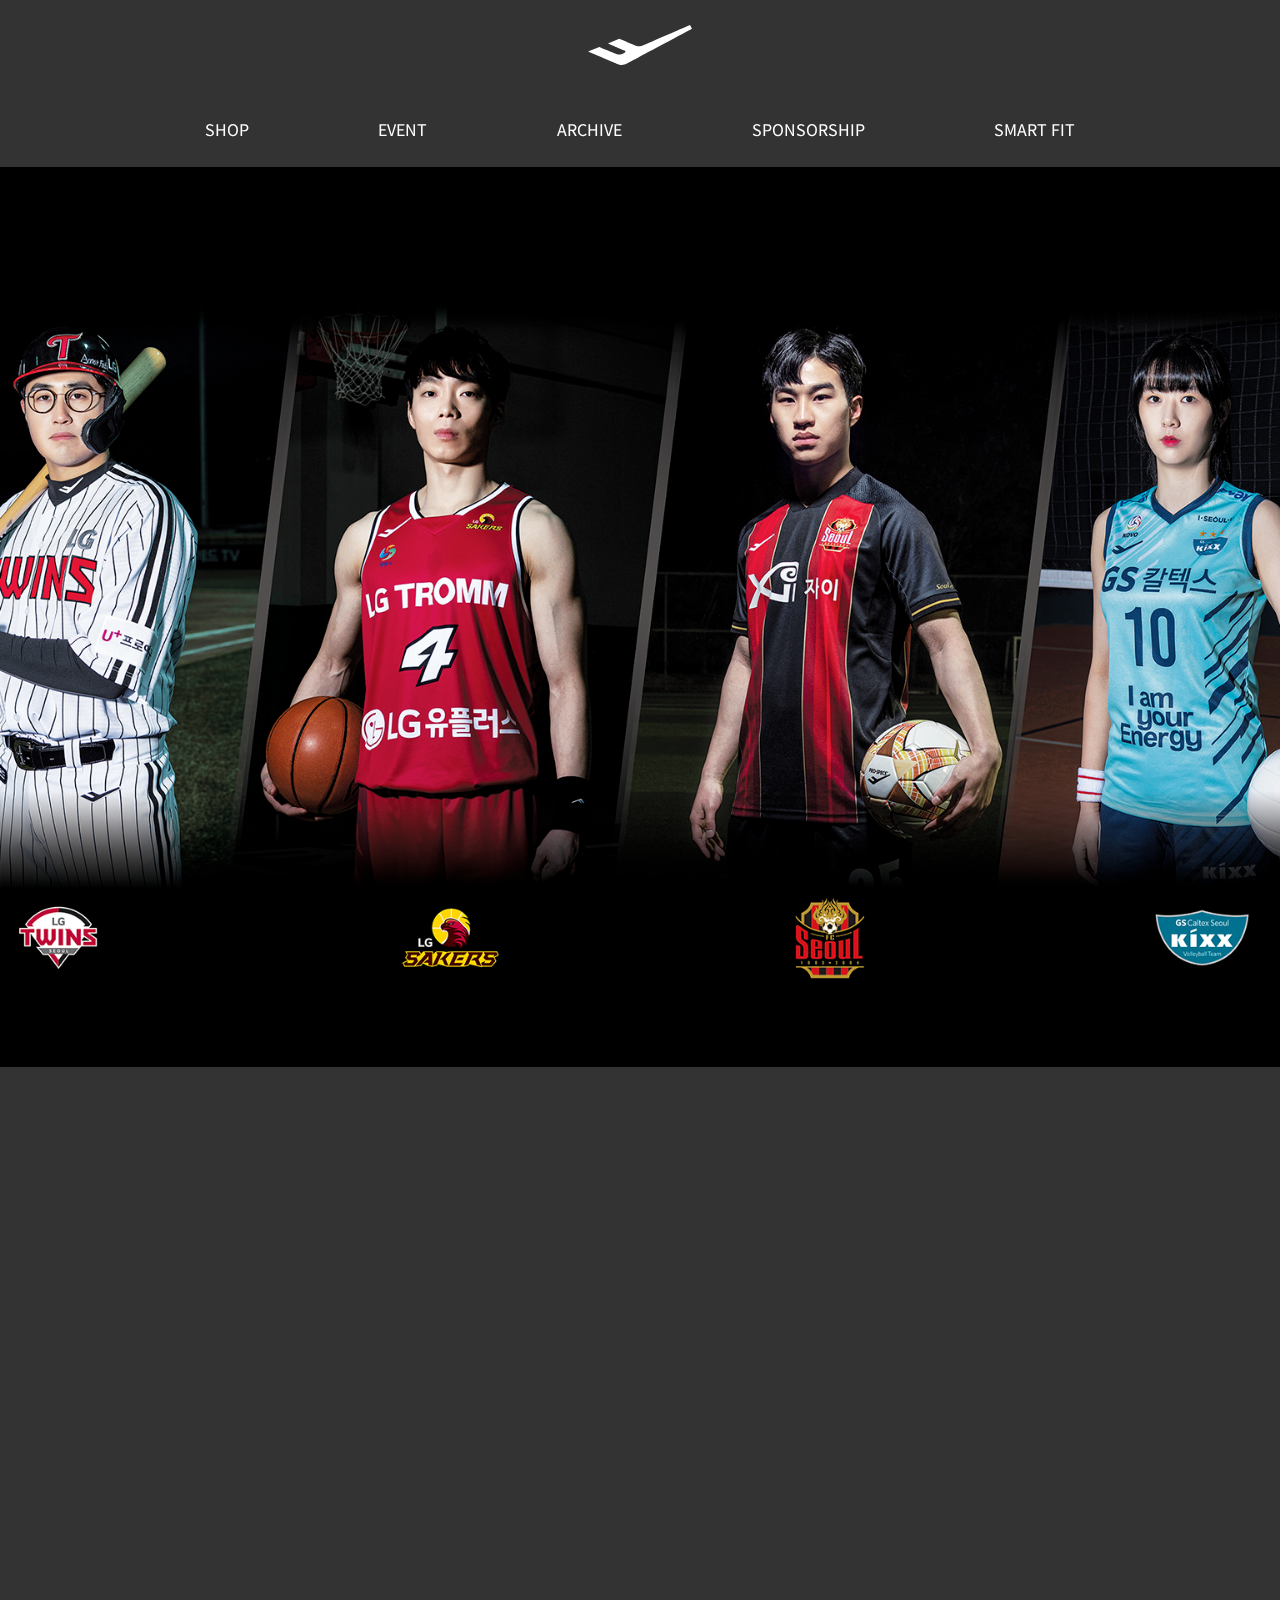
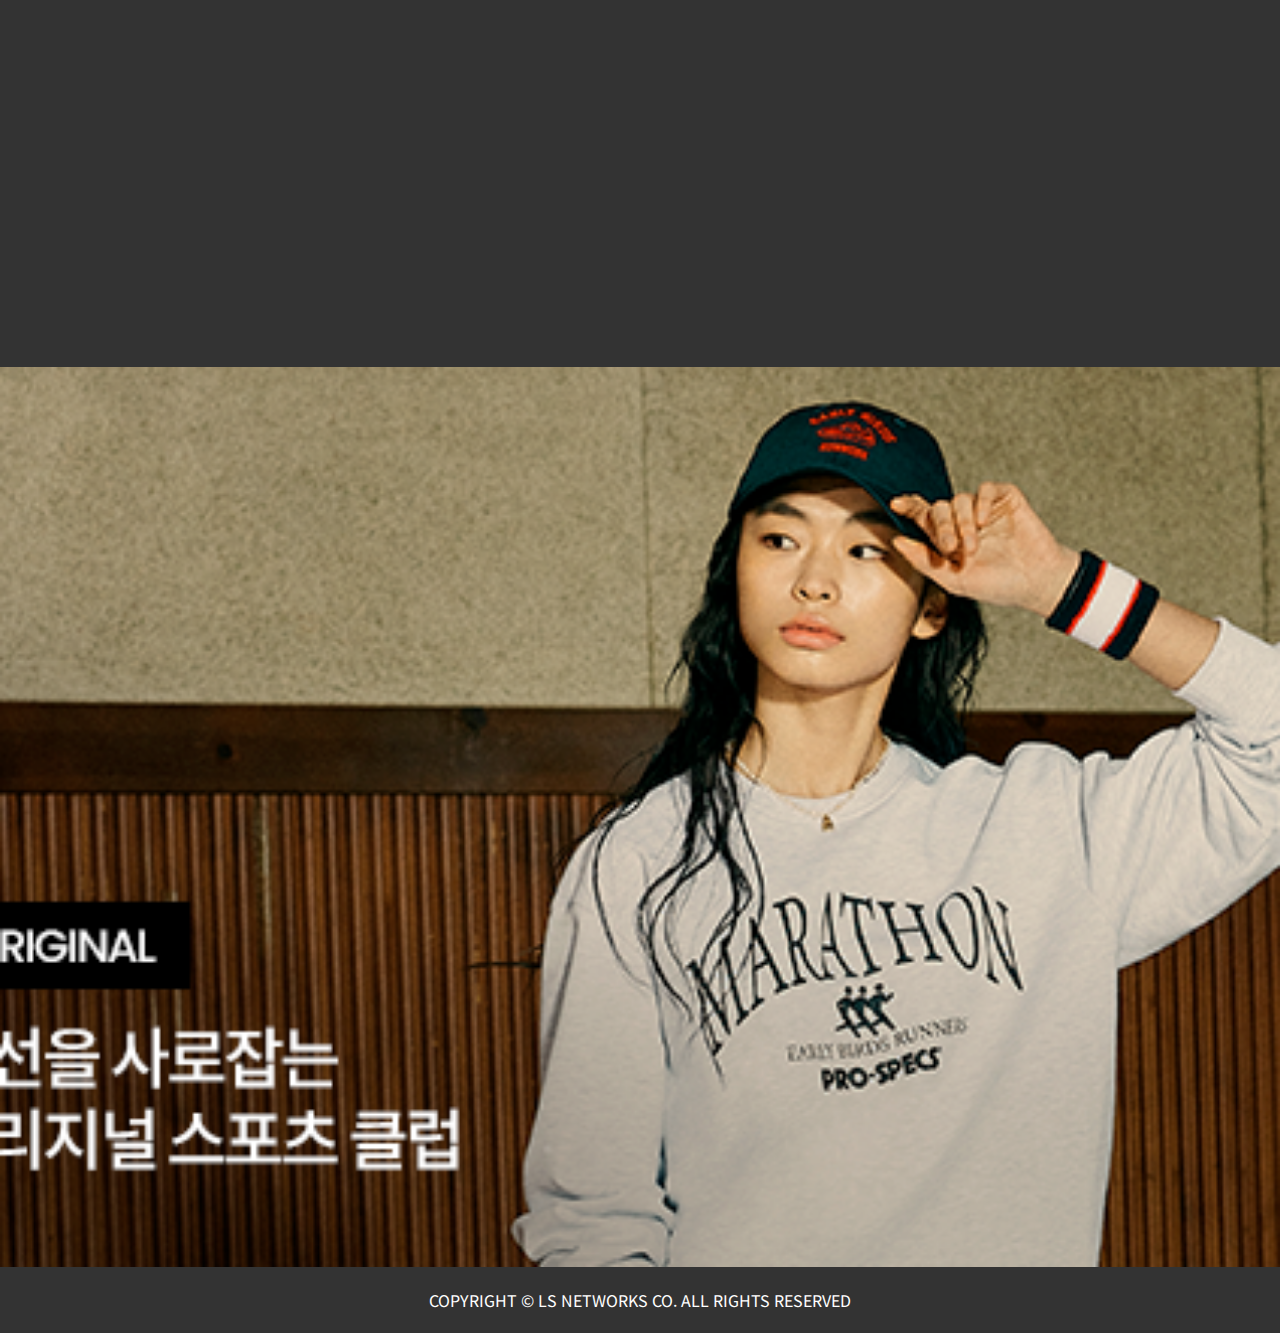
<file: 1-0-pro/index.html>
<!DOCTYPE html>
<html lang="ko">
<head>
    <meta charset="UTF-8">
    <meta http-equiv="X-UA-Compatible" content="IE=edge">
    <meta name="viewport" content="width=device-width, initial-scale=1.0">
    <title>프로스펙스</title>
    <link rel="stylesheet" href="reset.css">
    <style>
        body, html {background-color:#333;}
        header,main,footer {min-width:1000px;}
        header {
            text-align:center; padding:25px 0;
        }
        nav {
            width:1000px; margin:0 auto; 
            display:flex; justify-content:space-around; 
            position:sticky;
            top:0;
        }
        nav a {
            padding:30px 20px; color:#fff;
        }
        main {}
        main section {
            height:100vh;
            background-size:cover;
            background-position:center;
        }
        main section:nth-child(1) {background-image:url(images/optimize1.png);}
        main section:nth-child(2) {
            background-image:url(images/optimize2.png);
            background-attachment: fixed;
        }
        main section:nth-child(3) {background-image:url(images/optimize3.png);}
        footer {color:#fff; text-align:center; padding:25px 0;}
    </style>
</head>
<body>
    <header>
        <h1><img src="images/logo.svg" alt="프로스펙스"></h1>
    </header>
    <nav>
        <a href="#">SHOP</a>
        <a href="#">EVENT</a>
        <a href="#">ARCHIVE</a>
        <a href="#">SPONSORSHIP</a>
        <a href="#">SMART FIT</a>
    </nav>
    <main>
        <section></section>
        <section></section>
        <section></section>
    </main>
    <footer>COPYRIGHT &copy; LS NETWORKS CO. ALL RIGHTS RESERVED
    </footer>
</body>
</html>
</file>
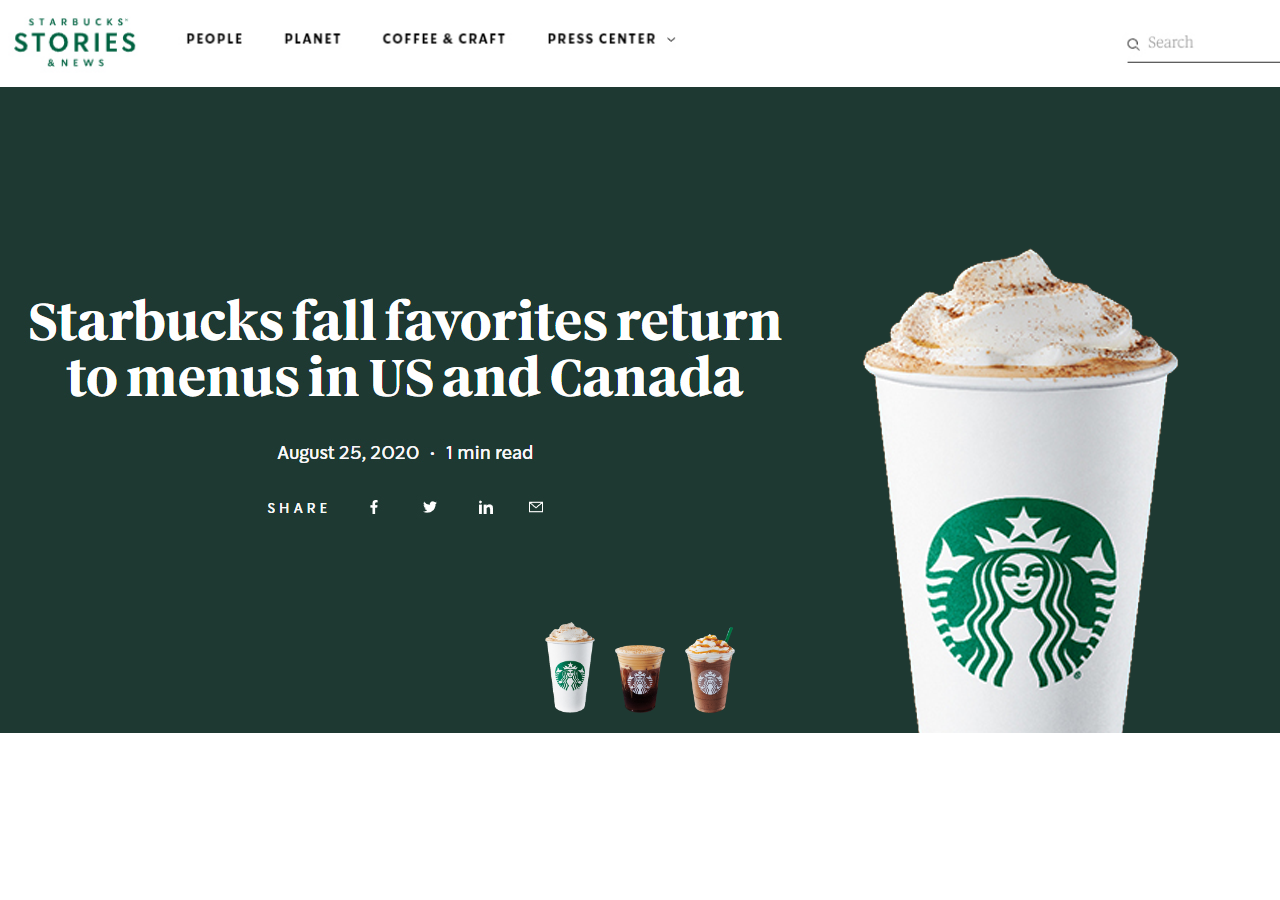
<file: 1-1-star/index.html>
<!DOCTYPE html>
<html lang="ko">
<head>
    <meta charset="UTF-8">
    <meta http-equiv="X-UA-Compatible" content="IE=edge">
    <meta name="viewport" content="width=device-width, initial-scale=1.0">
    <title>스타벅스 코리아</title>
    <link rel="stylesheet" href="reset.css">
    <style>
        header, #v_c {width:1400px; margin:0 auto;}
        header img {width:100%;}
        #visual {
            background:#1e3932; padding:200px 0;
            position:relative; overflow:hidden;
        }
        #v_img {
            position:absolute; right:100px; bottom:-100px;
        }
        #v_btn {
            position:absolute; left:0; bottom:20px; width:100%;
            display:flex; justify-content: center;
            
        }
        #v_btn a {
            width:50px; margin:0 10px;
            display: flex; align-items:flex-end;
            transition: all 0.5s;
        }
        #v_btn a:hover {transform: translateY(-50px);}
/*         #v_btn a {
            width:50px; margin:0 10px; 
            display:flex; align-items:flex-end;
            transition: all 0.4s;
        }
        #v_btn a:first-child {}
        #v_btn a:first-child:hover {margin-bottom: 30px;}
        #v_btn a:nth-child(2) {}
        #v_btn a:nth-child(2):hover {margin-bottom: 30px;}
        #v_btn a:last-child {}
        #v_btn a:last-child:hover {margin-bottom: 30px;} */
        #v_btn a img {width:100%;}
    </style>
    <script>
        window.onload=function(){

            

        }//e:onload
    </script>
</head>
<body>
    <div id="wrap">
        <header><img src="coffee_images/starbucks_header.jpg" alt=""></header>
    </div>
    <div id="visual">
        <div id="v_c">
            <img src="coffee_images/starbucks_title.jpg" alt="">
        </div>
        <div id="v_img">
            <img src="coffee_images/starbucks1.png" alt="" id="starbucks_img">
        </div>
        <div id="v_btn">
            <a href="#"><img src="coffee_images/starbucks1.png" alt=""></a>
            <a href="#"><img src="coffee_images/starbucks2.png" alt=""></a>
            <a href="#"><img src="coffee_images/starbucks3.png" alt=""></a>
        </div>
    </div>
</body>
</html>
</file>
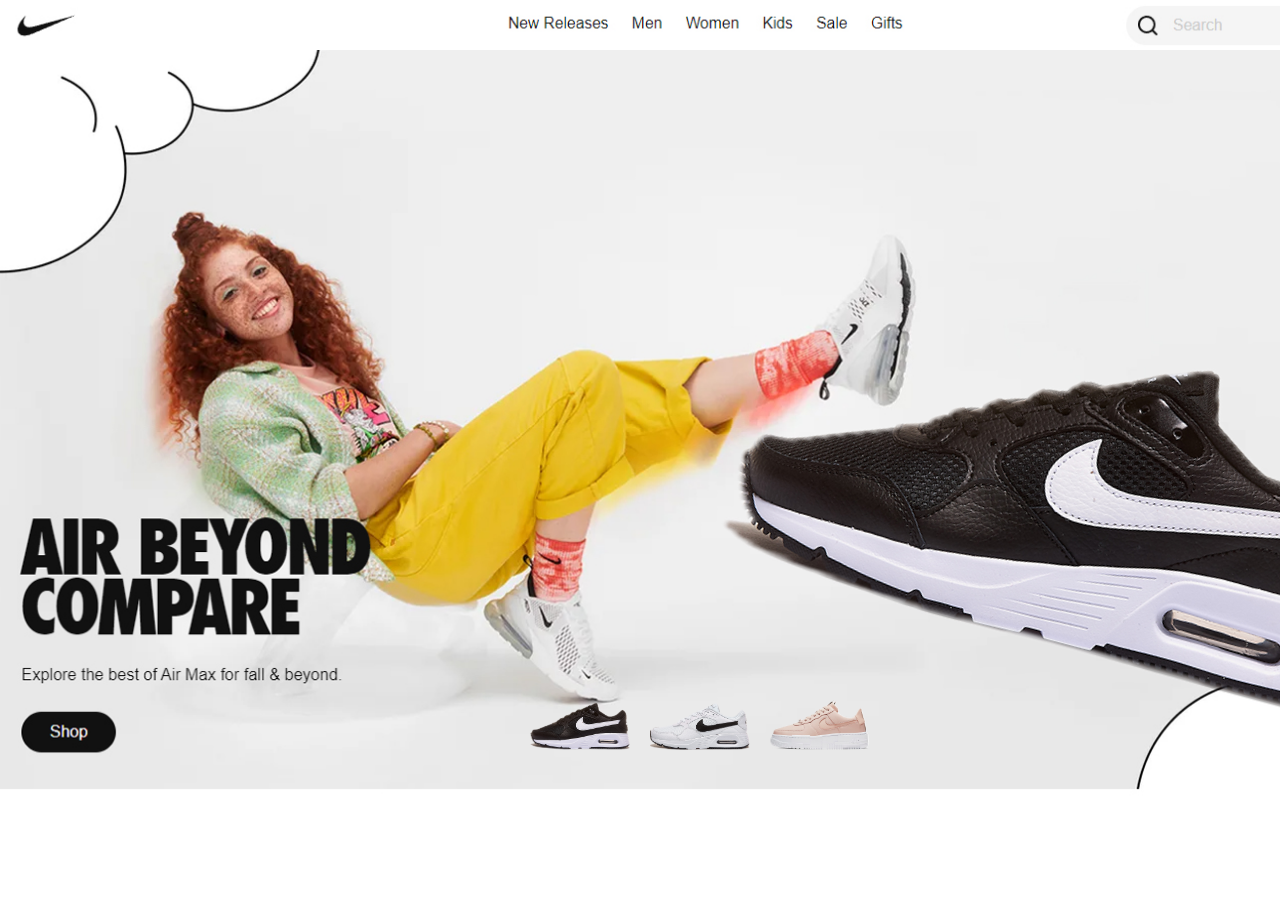
<file: 1-2-nike/index.html>
<!DOCTYPE html>
<html lang="ko">
<head>
    <meta charset="UTF-8">
    <meta http-equiv="X-UA-Compatible" content="IE=edge">
    <meta name="viewport" content="width=device-width, initial-scale=1.0">
    <title>나이키</title>
    <link rel="stylesheet" href="reset.css">
    <style>
        header, #v_c {width:1400px; margin:0 auto;}
        header img {width:100%;}
        #visual {
            background:url(images/nike_bg.jpg) no-repeat center; 
            width: 1400px; height: 750px; margin:0 auto;
            background-size: auto 100%;
            position:relative; overflow:hidden;
        }
        #v_img {
            position: absolute;
            right: 0px;
            bottom: 150px;
            transform: rotate(15deg)
        }
        #v_btn {
            position:absolute; left:0; bottom:50px; width:100%;
            display:flex; justify-content: center;
        }
        #v_btn a {
            width:100px; margin:0 10px; 
            display:flex; align-items:flex-end;
            transform-origin:right bottom;
            transition: transform 0.3s;
        }
        #v_btn a:hover{transform:skew(-12deg, 15deg);}
        #v_btn a img {width:100%;}
    </style>
    <script>
        window.onload=function(){

            

        }//e:onload
    </script>
</head>
<body>
    <div id="wrap">
        <header><img src="images/nike_header.jpg" alt=""></header>
    </div>
    <div id="visual">
        <div id="v_img">
            <img src="images/nike1.png" alt="" id="nike_img">
        </div>
        <div id="v_btn">
            <a href="#"><img src="images/nike1.png" alt=""></a>
            <a href="#"><img src="images/nike2.png" alt=""></a>
            <a href="#"><img src="images/nike3.png" alt=""></a>
        </div>
    </div>
</body>
</html>
</file>
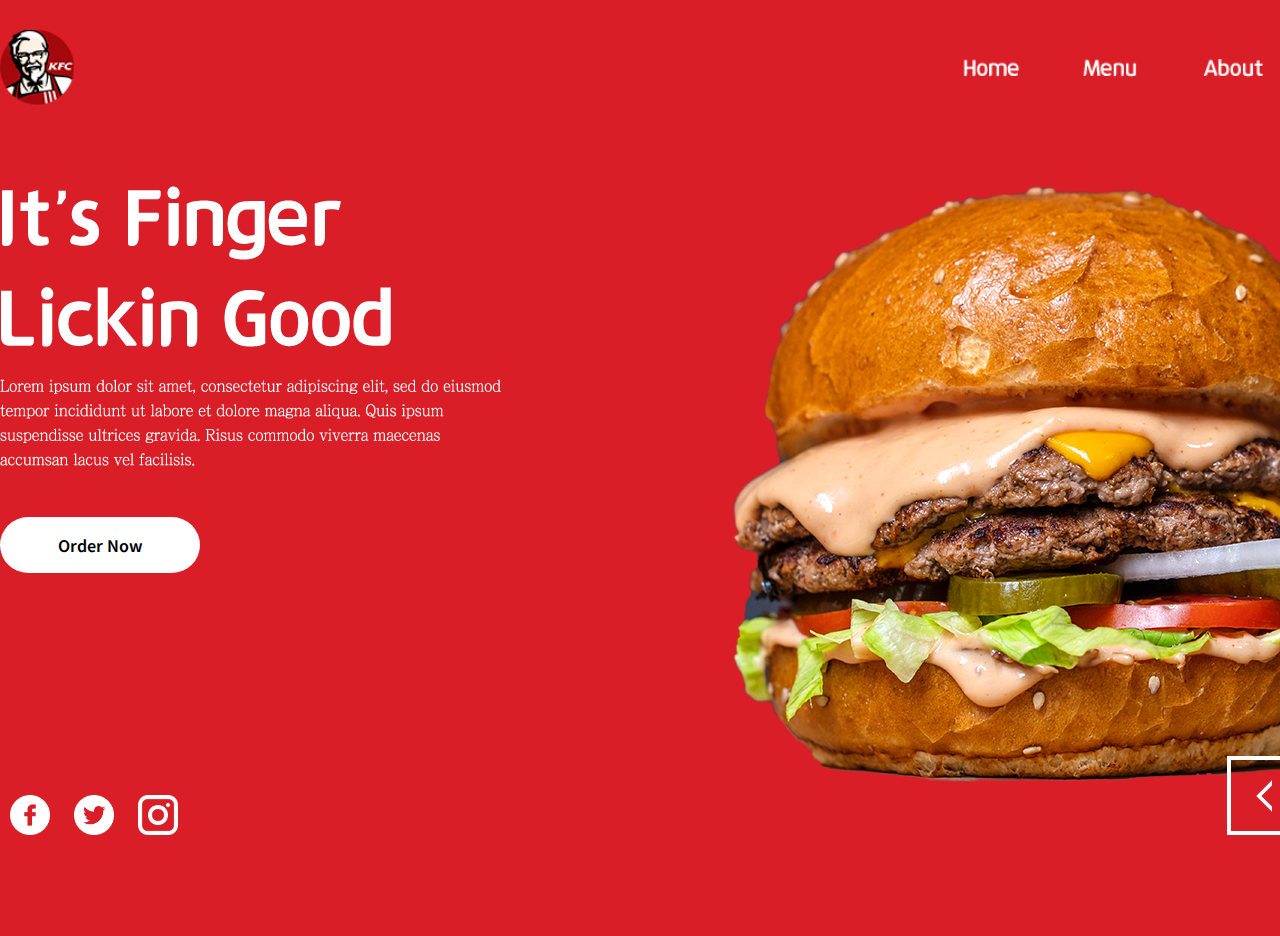
<file: 1-3-kfc/index.html>
<!DOCTYPE html>
<html lang="ko">
<head>
    <meta charset="UTF-8">
    <meta http-equiv="X-UA-Compatible" content="IE=edge">
    <meta name="viewport" content="width=device-width, initial-scale=1.0">
    <title>KFC</title>
    <link rel="stylesheet" href="reset.css">
    <style>
        body, html {background:#da1e27;}
        header, main {width:1400px; margin:0 auto;}
        header {padding:30px 0;}
        header img {width:100%;}
        main {height:800px; position:relative; display:flex; justify-content:space-between; padding:50px 0 0;}
        main .txt #order {
            background:#fff; border-radius:50px; text-align:center; padding:20px 0;
            display:inline-block; margin-top:50px; font-weight:600;
            width:200px; color:#000;
            transition: all 0.3s;
        }
        main .txt #order:hover {color:#da1e27; width:250px; box-shadow: 0 0 20px rgba(255, 255, 255, 0.5);} /* box-shadow: X축 Y축 블러값 색깔 */
        #sns {position:absolute; left:0; bottom:100px;}
        #sns a {
            display:inline-block; width:40px; margin:0 10px;
            position:relative; top:0;
        }
        #sns a {transition: all 0.4s;}
        #sns a:hover {transform: translateY(-20px);}
        #sns a img {width:100%;}
        #dynamic #btn {display:flex; position:absolute; right:0; bottom:100px;}
        #dynamic #img {}
        #dynamic #img #big {transition: 6s;}
        #dynamic #img #big:hover {transform: rotate(100000000000000000000deg);}
        #dynamic #btn a {margin:0 5px;}
        #dynamic #btn a#prev {}
        #dynamic #btn a#next {transform: scaleX(-1);}
    </style>
    <script>
        window.onload=function(){

            

        }//e:onload
    </script>
</head>
<body>
    <div id="wrap">
        <header><img src="images/kfc_header.png" alt=""></header>
        <main>
            <div class="txt">
                <p><img src="images/sub_title.png" alt=""></p>
                <a href="#" id="order">Order Now</a>
            </div>
            <div id="sns">
                <a href="#"><img src="images/facebook.png" alt=""></a>
                <a href="#"><img src="images/twitter.png" alt=""></a>
                <a href="#"><img src="images/instagram.png" alt=""></a>
            </div>
            <div id="dynamic">
                <div id="img">
                    <img src="images/menu1.png" alt="" id="big">
                </div>
                <div id="btn">
                    <a href="#" id="prev"><img src="images/prev_next.png" alt=""></a>
                    <a href="#" id="next"><img src="images/prev_next.png" alt=""></a>
                </div>
            </div>
        </main>
    </div>
</body>
</html>
</file>
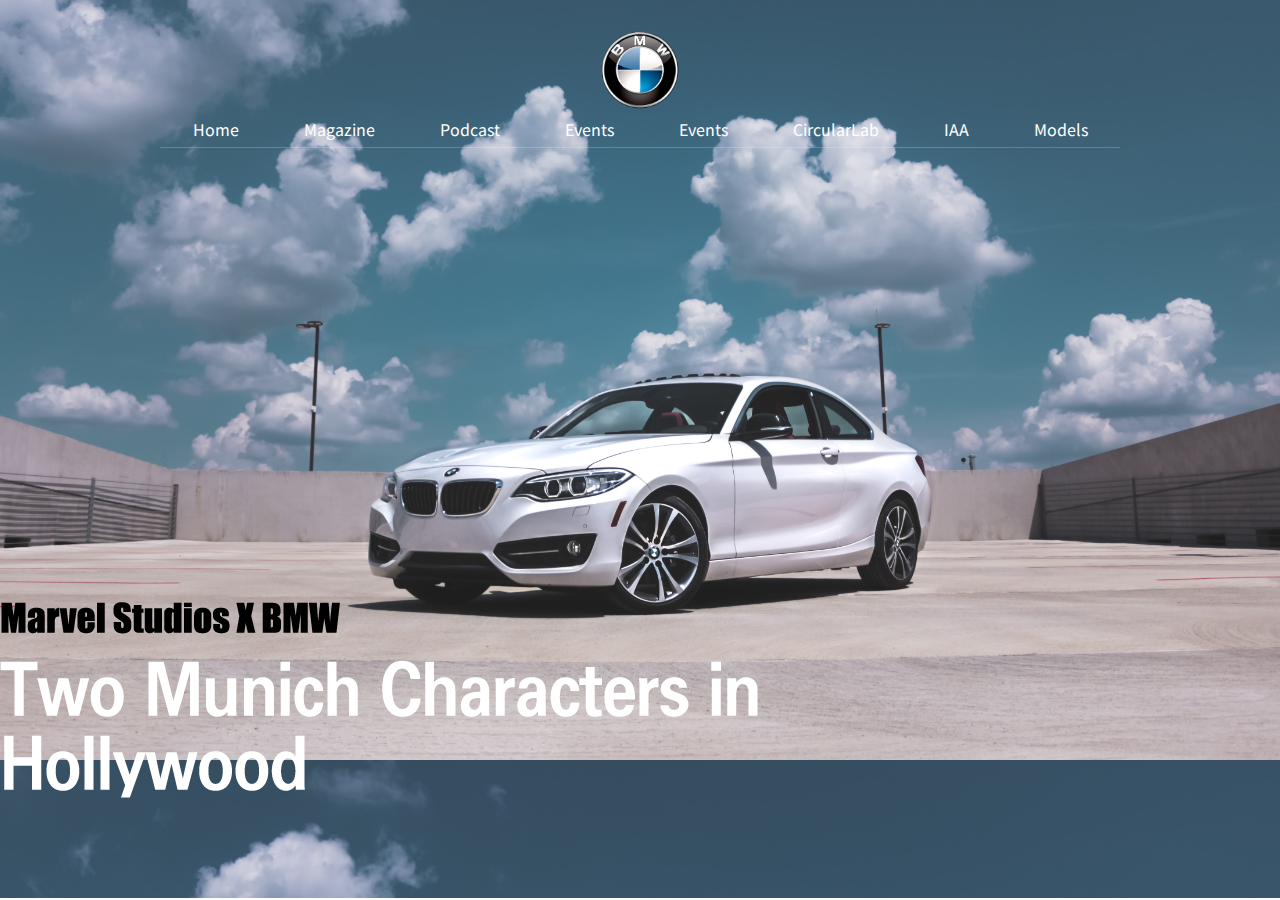
<file: 2-2-bmw/index.html>
<!DOCTYPE html>
<html lang="ko">
<head>
    <meta charset="UTF-8">
    <meta http-equiv="X-UA-Compatible" content="IE=edge">
    <meta name="viewport" content="width=device-width, initial-scale=1.0">
    <title>BMW 코리아</title>
    <link rel="stylesheet" href="reset.css">
    <style>
        #wrap {
            width:100%; /* height:100vh; */
            background:url(images/bmw_bg.jpg); /* cneter -80px; */
            background-size: cover; /* 100% auto; */
            position:relative;
            background-position: 0px -200px;
        }
        header {
            width:1200px; margin:0 auto; padding:30px 0;
        }
        header h1 {width:80px; margin:0 auto;}
        header h1 img {width:100%;}
        header nav {
            border-bottom:1px solid rgba(255,255,255,0.2);
            width:80%; margin:0 auto; display:flex; justify-content:space-around;
        }
        header nav a {padding:10px 0; position:relative; color: #fff; }
        header nav a::after {content:''; display:block;
            width:100%; height:1px; background:#cae4ff;
            position:absolute; bottom:-1px; transition: all 0.3s; transform: scaleX(0); transform-origin: left top;} /* transform: rotate() translate() skew() scale() */
        header nav a:hover::after { transform: scaleX(1);
        }
        main {position:relative; width:1400px; height:80vh; margin:0 auto;  }
        main img {
            position:absolute; left:0; bottom:100px;
            background-size: auto cover;
            animation: text 1s linear both;
        }
        @keyframes text {
            0% {opacity: 0;}
            100% {opacity: 1;}
        }
    </style>
    <script>
        window.onload=function(){

        }//e:onload
    </script>
</head>
<body>
    <div id="wrap">
        <header>
            <h1><img src="images/bmw_logo.png" alt=""></h1>
            <nav>
                <a href="#">Home</a>
                <a href="#">Magazine</a>
                <a href="#">Podcast</a>
                <a href="#">Events</a>
                <a href="#">Events</a>
                <a href="#">CircularLab</a>
                <a href="#">IAA</a>
                <a href="#">Models</a>
            </nav>
        </header>
        <main>
            <img src="images/sub_title.png" alt="">
        </main>
    </div>
</body>
</html>
</file>
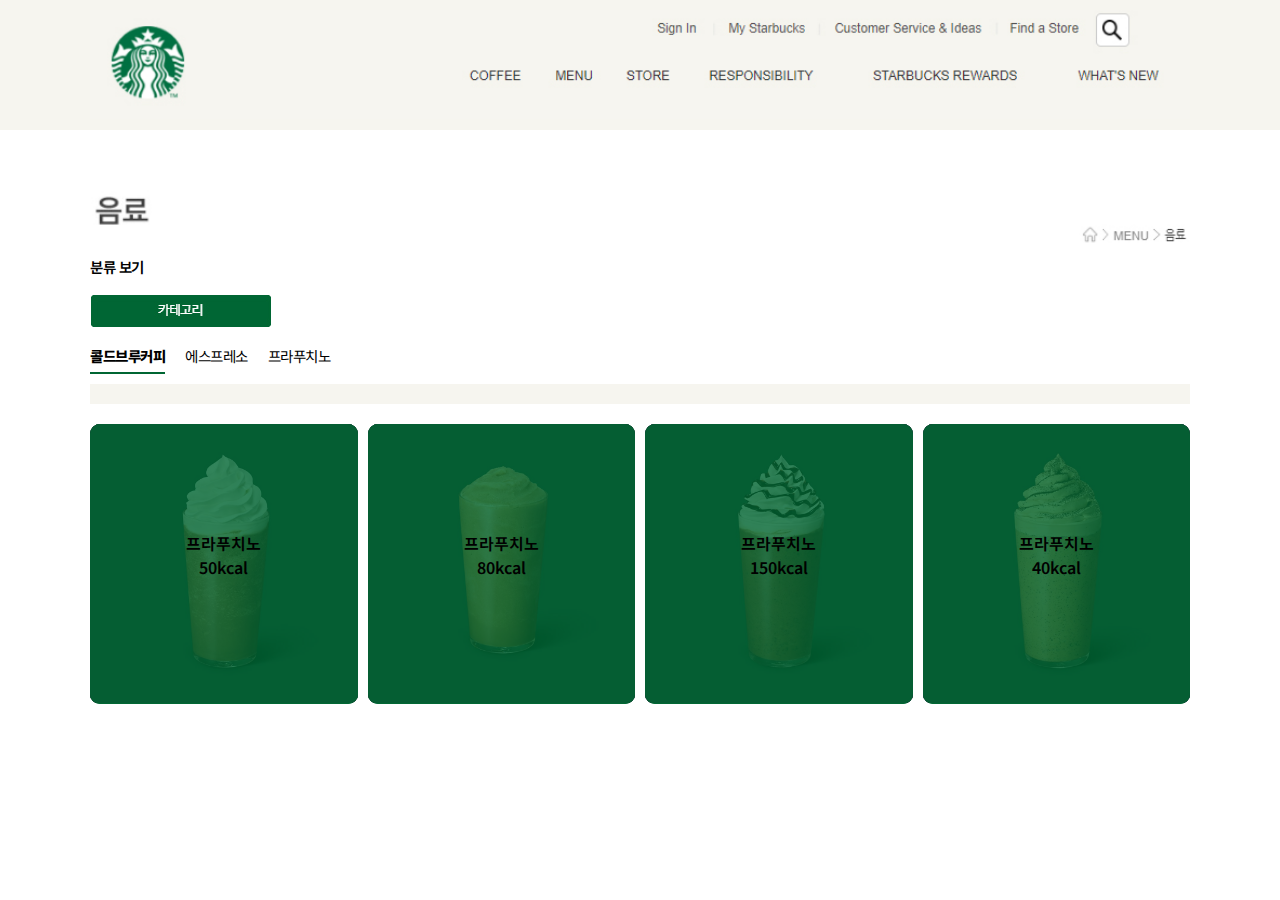
<file: 2-3-star/index.html>
<!DOCTYPE html>
<html lang="ko">
<head>
    <meta charset="UTF-8">
    <meta http-equiv="X-UA-Compatible" content="IE=edge">
    <meta name="viewport" content="width=device-width, initial-scale=1.0">
    <title>음료 | 스타벅스 코리아</title>
    <link rel="stylesheet" href="reset.css">
    <style>
        /* design */
        #h_bg {background:#f6f5ef;}
        #h_bg header {width:1100px; margin:0 auto; padding:10px 0;}
        #h_bg header img {width:100%;}
        /* 메인 */
        main {width:1100px; margin:50px auto 0;}
        main .title img {width:100%;}
        main .sub_title {padding:0 0 20px; font-size:0.91rem; font-weight:600; letter-spacing:-0.5px;}
        /* 콜드브루~프라푸치노 카테고리메뉴  */
        main .category_menu {
            display:flex; justify-content:flex-start;
            padding:20px 0;
        }
        main .category_menu a {position:relative; font-size:0.91rem; letter-spacing:-0.5px;}
        main .category_menu a:nth-child(even) {margin:0 20px;}
        /* 커피메뉴리스트 */
        #menu_title {
            margin-bottom:20px; padding:10px;
            background: #f6f5ef; font-size:0.875rem; letter-spacing:-1px;
            display:flex; align-items:center;
        }
        #menu_title span {font-weight:800;}
        #menu_title img {padding:0 10px;}
        /* 메뉴내용 */
        .menu_contents {position:relative;}
        .menu_contents .menu {
            display:flex; justify-content:space-between;
            position:absolute; left:0; top:0;
        }
        .menu_contents .menu a {
            margin-right:10px; overflow:hidden; position:relative;
            border-radius:10px; 
        }
        .menu_contents .menu a:last-child {margin-right:0}
        .menu_contents .menu a img {width:100%;}
        /* 커피정보 */
        .menu_contents .menu .info {
            background:rgba(0,102,51,0.8); /*#006633 == rgb(0,102,051)*/
            color:#fff;
            width:100%; height:100%; display:block;
            position:absolute; left:0; top:0;
            text-align:center;
        }
        .menu_contents .menu .info span:first-child {padding-top:40%;}
        .menu_contents .menu .info span {
            display:block; font-weight: 600;
            line-height:1.5;
        }
        /* active class + animation */
        .active {font-weight:800;}
        .active::after {
            content:''; display:block;
            width:100%; height:2px; background:#006633;
            position:absolute; bottom:-10px; left:0;
        }
    </style>
    <script>
        window.onload=function(){

            

        }//e:onload
    </script>
</head>
<body>
    <div id="h_bg">
        <header><img src="images/header.jpg" alt=""></header>
    </div>
    <main>
        <div class="title"><img src="images/category.jpg" alt=""></div>
        <div class="sub_title">분류 보기</div>
        <a href="#" class="category"><img src="images/category_title.jpg" alt=""></a>
        <div class="category_menu">
            <a href="#" class="active">콜드브루커피</a>
            <a href="#">에스프레소</a>
            <a href="#">프라푸치노</a>
        </div>
        <div id="menu_title"><!-- javascript --></div>
        <div class="menu_contents">
            <div class="menu menu1">
                <a href="#">
                    <img src="images/menu1-1.jpg" alt="">
                    <span class="info">
                        <span>콜드브루커피</span>
                        <span>50kcal</span>
                    </span>
                </a>
                <a href="#"><img src="images/menu1-2.jpg" alt=""><span class="info"><span>콜드브루커피</span><span>80kcal</span></span></a>
                <a href="#"><img src="images/menu1-3.jpg" alt=""><span class="info"><span>콜드브루커피</span><span>150kcal</span></span></a>
                <a href="#"><img src="images/menu1-4.jpg" alt=""><span class="info"><span>콜드브루커피</span><span>40kcal</span></span></a>
            </div>
            <div class="menu menu2">
                <a href="#">
                    <img src="images/menu2-1.jpg" alt="">
                    <span class="info">
                        <span>에스프레소</span>
                        <span>50kcal</span>
                    </span>
                </a>
                <a href="#"><img src="images/menu2-2.jpg" alt=""><span class="info"><span>에스프레소</span><span>80kcal</span></span></a>
                <a href="#"><img src="images/menu2-3.jpg" alt=""><span class="info"><span>에스프레소</span><span>150kcal</span></span></a>
                <a href="#"><img src="images/menu2-4.jpg" alt=""><span class="info"><span>에스프레소</span><span>40kcal</span></span></a>
            </div>
            <div class="menu menu3">
                <a href="#">
                    <img src="images/menu3-1.jpg" alt="">
                    <span class="info">
                        <span>프라푸치노</span>
                        <span>50kcal</span>
                    </span>
                </a>
                <a href="#"><img src="images/menu3-2.jpg" alt=""><span class="info"><span>프라푸치노</span><span>80kcal</span></span></a>
                <a href="#"><img src="images/menu3-3.jpg" alt=""><span class="info"><span>프라푸치노</span><span>150kcal</span></span></a>
                <a href="#"><img src="images/menu3-4.jpg" alt=""><span class="info"><span>프라푸치노</span><span>40kcal</span></span></a>
            </div>
        </div>
    </main>
</body>
</html>
</file>
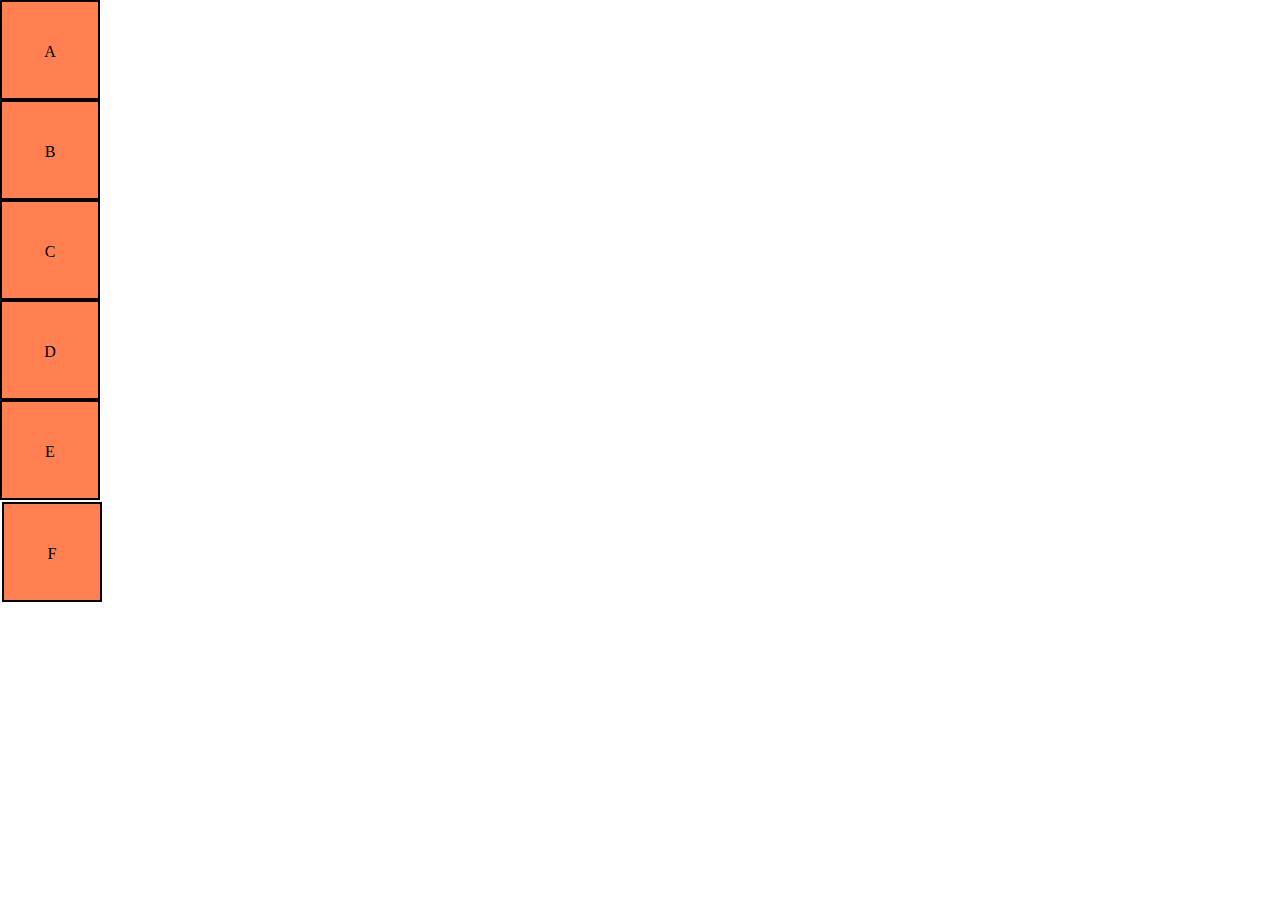
<file: 0328-1.html>
<!DOCTYPE html>
<html lang="ko">
<head>
    <meta charset="UTF-8">
    <meta name="keywords" content="">
    <meta name="description" content="">
    <meta http-equiv="X-UA-Compatible" content="IE=edge">
    <meta name="viewport" content="width=device-width, initial-scale=1.0">
    <title>0328-1</title>
    <style>
        * {margin:0; padding:0; box-sizing: border-box;}
        .box {
            width:100px; height:100px; border:2px solid #000;
            background: coral; text-align: center; line-height: 100px;
        }
        .box:nth-child(1) {animation:width 0.5s both;}
        .box:nth-child(2) {animation:width 1s alternate infinite;}
        .box:nth-child(3) {animation:rotate_opacity 0.5s alternate 2;}
        .box:nth-child(4) {animation:rotate_opacity 1s alternate-reverse infinite;} /* 반대방향에서 시작해서 무한반복 */
        .box:nth-child(5) .box {transition: background-color 0.5s 1s, color 1s;} /* 바뀌는 건 box이므로 부모인 5가 아니라 box에 줘야 함, box에 변화가 생기면 애니메이션이 들어가라는 지시, 속성 하나만 특정해서 변하게 하고 싶으면 부분, 아니면 all, 시간차를 두고 복수를 움직이게 만드록 싶을 때는 , 표시. 딜레이를 두고 따로 시작시킬 수도 있음*/
        .box:nth-child(5):hover .box {
            background-color: yellow;
            color: red;
        } /* 5번째에 마우스를 올렸을 때 안의 자식을 움직이게 만들고 싶을 때, F에도 마우스 올리면 바뀜. E의 공간이 자식의 공간까지 포함되기 때문, 자연스럽지 않음 */
        @keyframes width {
            0% {width:100px;}
            100% {width:200px;}
        }
        @keyframes rotate_opacity {
            0% {opacity:0; transform: translateX(0) rotate(0)}/* 트랜스레이트는 앞에 쓰느냐 뒤에 쓰느냐에 따라 결과가 달라지므로 앞에 쓰는 게 좋음 */
            100% {opacity:1; transform: translateX(200px)rotate(20deg)}
        }
        /* hover(마우스 올렸을 때에만 동작), transition VS animation(마우스 안 올려도 사용), Keyframes */
        /* animation, Keyframes 마우스 이벤트 없이 애니메이션 재생 가능 */
        /* animation, Keyframes + JS 다양한 이벤트와 활용한 재생 가능 */
        /* hover, transition 마우스 올렸을 때만 애니메이션 재생 가능 */
    </style>
</head>
<body>
    <div class="box">A</div>
    <div class="box">B</div>
    <div class="box">C</div>
    <div class="box">D</div>
    <div class="box">E
        <div class="box">F</div>
    </div>
</body>
</html>
</file>
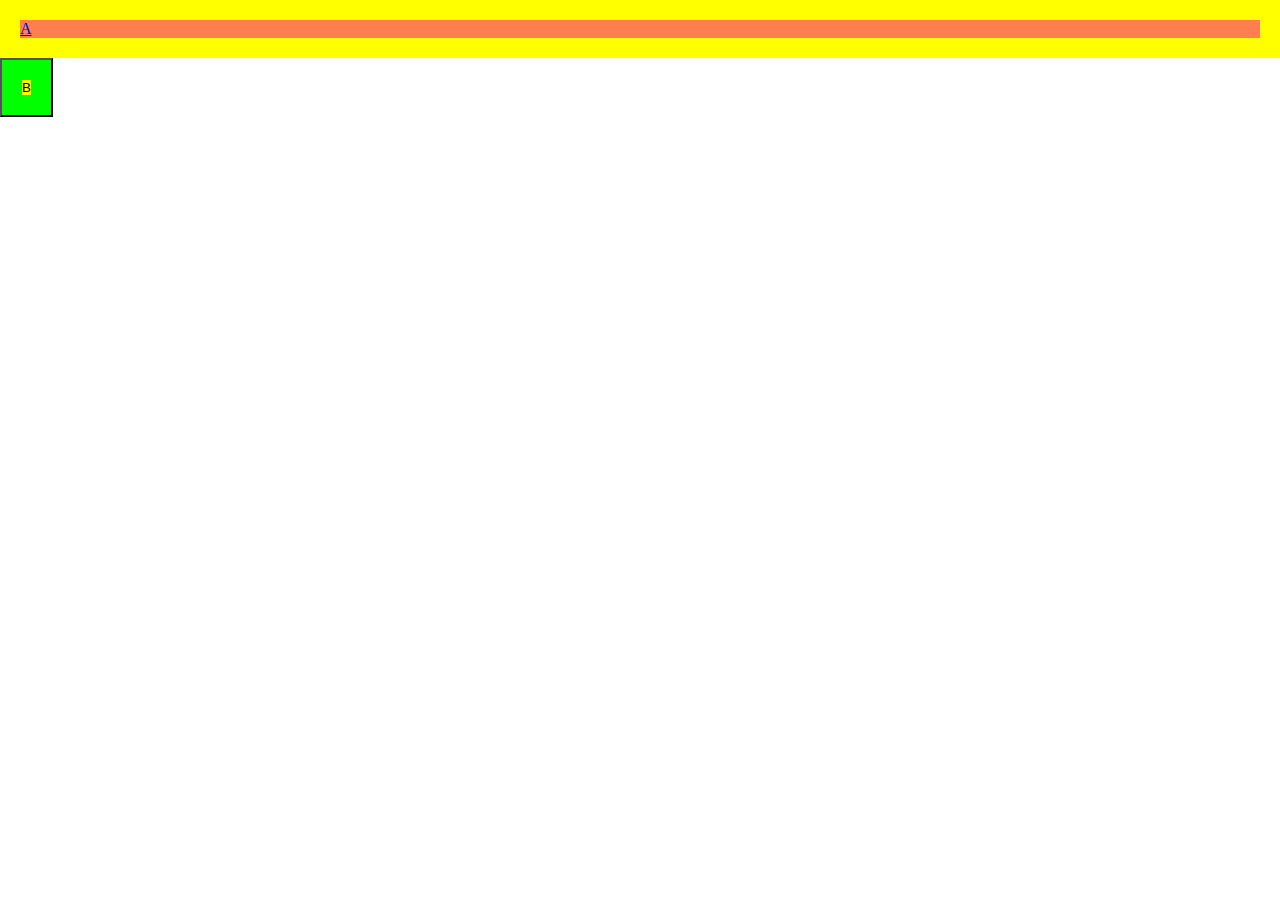
<file: animation1.html>
<!DOCTYPE html>
<html lang="ko">
<head>
    <meta charset="UTF-8">
    <meta name="keywords" content="">
    <meta name="description" content="">
    <meta http-equiv="X-UA-Compatible" content="IE=edge">
    <meta name="viewport" content="width=device-width, initial-scale=1.0">
    <title>animation</title>
    <style>
        /* hover 선택자와 함께 transition을 많이 사용한다. */
        /* css 속성값 변화가 일어날 경우 transition으로 애니메이션은 적용한다. ex) top:0 -> top:100px */
        * {margin:0; padding:0; box-sizing: border-box;}
        .link {background:aqua; display: block; padding:20px;
            transition:all 0.5s ease 1s;
        }
        .link:hover {background: yellow;}
        .link .box {
            background: coral;
        }
        #btn {
            background: lime; padding:20px;
            transition: transform 0.5s;
            /* 중심축 바꾸기 */
            transform-origin: left center;
        }
        #btn:hover {
            transform: translate(300px, 500px) scale(2) rotate(180deg) skewX(360deg);/* 스케일 뒤에 붙는 건 대문자로 써야됨 중심이 기본이기 때문에 좌우로 다 커짐. 일반적으로는 오른쪽으로만 커짐 자식, 자손도 영향을 받음 (X축,Y축)*/
        }
        #btn span {
            background: yellow;
        }
        /* 이동 동작 만들 경우 pst, translate 차이 */
        /* position의 경우 */
        /* 선행작업 relative, absolute, fixed 등 설정 후 left, top, right, bottom 개별 설정  */
        /* transform의 경우 */
        /* 선행작업 없이 transform:translate() 바로 설정 가능, 요소끼리 겹치는 건 absolute가 가능*/

        /* width, height와 scale의 차이 */
        /* width, height은 자식, 자손에 영향을 주지 않는다 */
        /* scale 크기조정은 자식, 자손까지 영향을 준다 */
    </style>
</head>
<body>
    <a href="#" class="link">
        <div class="box">A</div>
    </a>
    <button type="button" id="btn">
        <span>B</span>
    </button>
</body>
</html>
</file>
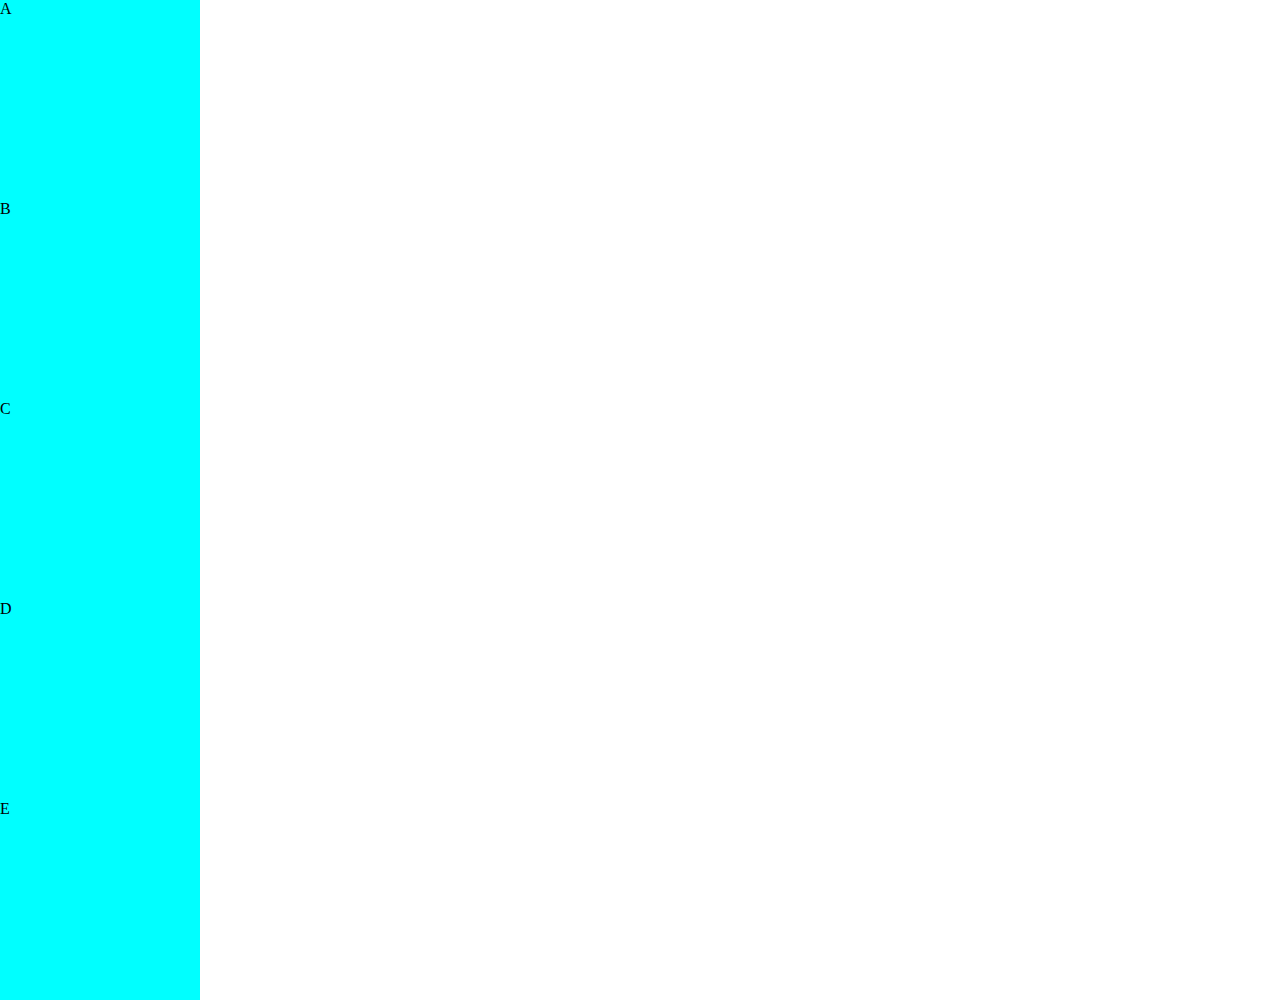
<file: animation2.html>
<!DOCTYPE html>
<html lang="ko">
<head>
    <meta charset="UTF-8">
    <meta name="keywords" content="">
    <meta name="description" content="">
    <meta http-equiv="X-UA-Compatible" content="IE=edge">
    <meta name="viewport" content="width=device-width, initial-scale=1.0">
    <title>animation2</title>
    <style>
        * {margin:0; padding:0; box-sizing: border-box;}
        .box {
            width:200px; height:200px;
            background:aqua;
            animation: right300 1s ease 2 both;
        }
        .box:nth-child(2) {
            transform-origin: center;
            animation:big 2s ease 3 alternate;

        }
        .box:nth-child(3) {
            animation:right300 3s ease 4 alternate;
        }
        .box:nth-child(4) {
            animation:right300 4s ease 5 alternate-reverse;
        }
        .box:nth-child(5) {
            animation:right300 5s ease 6 forwards;
        }
        /* @keyframes */
        /* 왼쪽->오른쪽 300px 이동 */
        @keyframes right300 {
            0% {transform: translateX(0) rotate(0deg);}
            100% {transform: translateX(300px) rotate(90deg);}
        }
        @keyframes big {
            0% {opacity:0}
            100% {opacity:1}
            0% {transform: translate(300px, 300px) scale(-4) rotate(360deg) }
            100% {transform: translate(300px, 600px) scale(-4) rotate(360deg) }
        }
    </style>
</head>
<body>
    <div class="box">A</div>
    <div class="box">B</div>
    <div class="box">C</div>
    <div class="box">D</div>
    <div class="box">E</div>
</body>
</html>
</file>
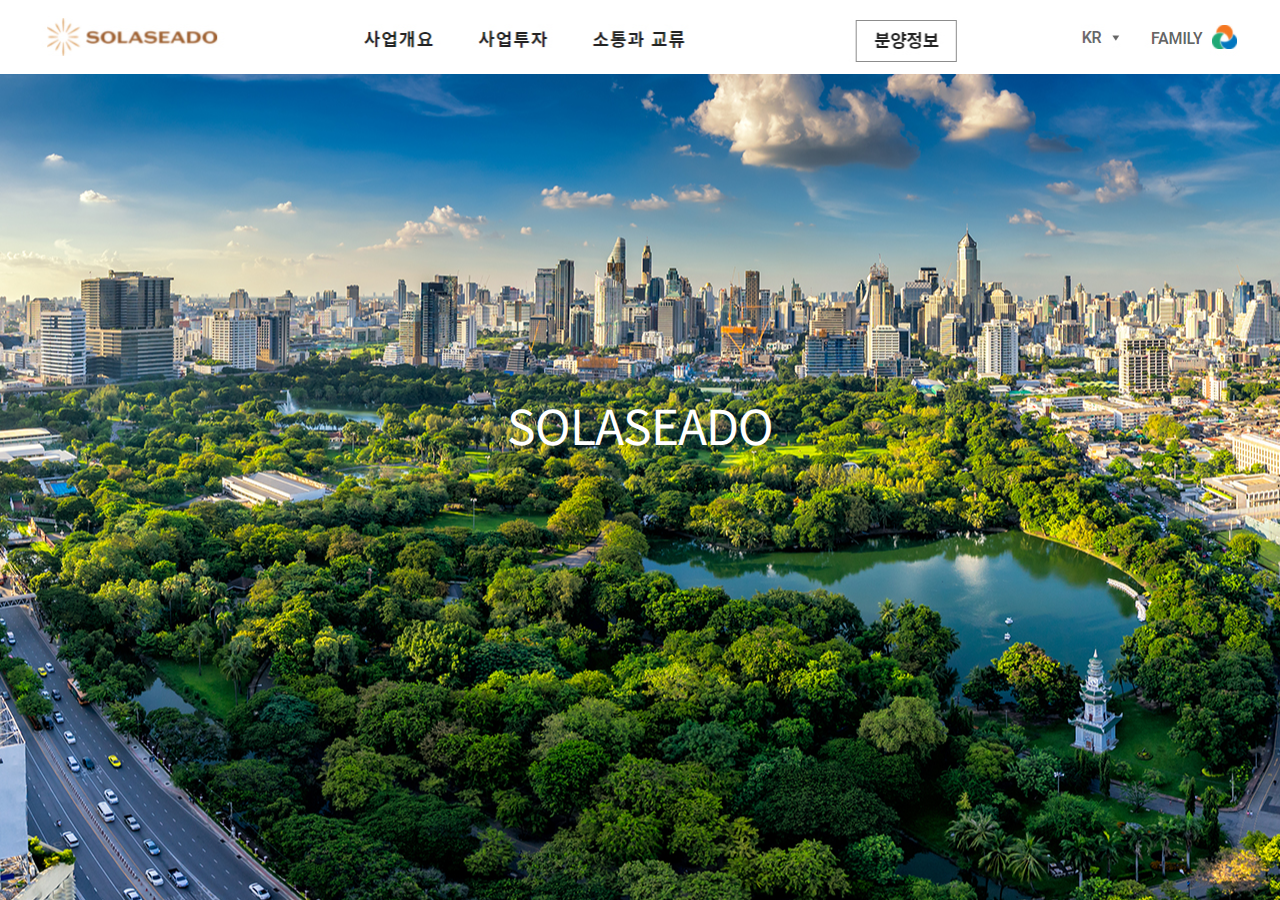
<file: 1-5-sola/solasido.html>
<!DOCTYPE html>
<html lang="ko">
<head>
    <meta charset="UTF-8">
    <meta http-equiv="X-UA-Compatible" content="IE=edge">
    <meta name="viewport" content="width=device-width, initial-scale=1.0">
    <title>태양의 도시 솔라시도</title>
    <link rel="stylesheet" href="reset.css">
    <style>
        body, html {
            font-family:'Noto Serif KR', serif;
            width:100%; height:100%; overflow:hidden;
        }
        /* design */
        .h_bg {background:#fff; position:fixed; left:0; top:0; width:100%; z-index:999;
            
        }
        .h_bg header {width:1200px; margin:0 auto;
        
        }
        .h_bg header img {width:100%;}
        .slide_wrap {}
        .slide_wrap .slide_c {position:relative;}
        .slide_wrap .slide_c .slide {
            position:absolute; left:0; top:0;
            width:100%; height:100vh;
            background-position:center;
            opacity:0; transition:opacity 0.5s;
        }
        .slide_wrap .slide_c .slide1 {
            background-image:url(images/bg1.jpg); opacity:1;
            animation: bg 2.5s both;
        }
        .slide_wrap .slide_c .slide2 {background-image:url(images/bg2.jpg);}
        .slide_wrap .slide_c .slide3 {background-image:url(images/bg3.jpg);}
        .slide_wrap .slide_c .slide p {
            text-align:center; color:#fff;
            font-size:3rem; letter-spacing:-1px;
            position:relative; top:400px;
            animation: txt 1s ease both;
        }
        /* class */

        /* animation */
/*         @keyframes back {
            0% {transform: scale(1)}
            100% {transform: scale(1.2)}
        } */
        @keyframes bg {
            0% {background-size:100% auto;}
            100% {background-size:120% auto;}
        } /* 백그라운드에 스케일 쓰면 글씨까지 커지므로 안 쓰는 게 좋음 */
        @keyframes txt {
            0% {opacity:0; transform: translateY(0px) scale(1);}
            100% {opacity:1; transform: translateY(-30px) scale(1.2);}
        } /* 트랜스레이트 때에는 0이어도 px나 % 사용 */
/*         @keyframes font {
            0% {opacity:0; transform: translateY(0);}
            100% {opacity:1; transform: translateY(-15px); font-size:3rem;}
        } */
    </style>
    <script>
        window.onload=function(){

            

        }//e:onload
    </script>
</head>
<body>
    <div class="h_bg">
        <header>
            <img src="images/header.jpg" alt="">
        </header>
    </div>
    <div class="slide_wrap">
        <div class="slide_c">
            <div class="slide slide1"><p>SOLASEADO</p></div>
            <div class="slide slide2"><p>햇빛과 함께 행복을 꿈꾸는,</p></div>
            <div class="slide slide3"><p>솔라시도의 도전이 시작됩니다.</p></div>
        </div>
    </div>
</body>
</html>
</file>
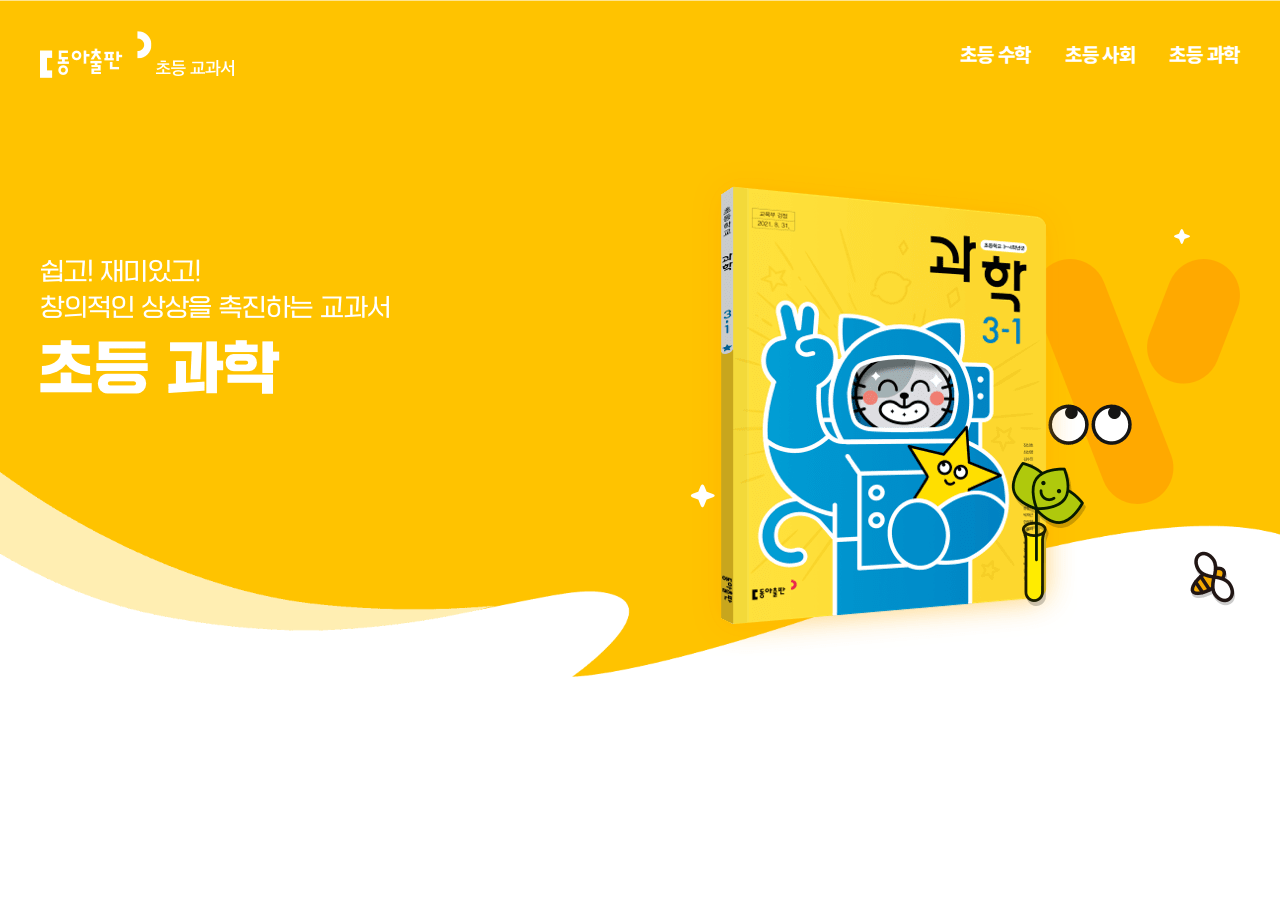
<file: 2-1-math/동아출판.html>
<!DOCTYPE html>
<html lang="ko">
<head>
    <meta charset="UTF-8">
    <meta http-equiv="X-UA-Compatible" content="IE=edge">
    <meta name="viewport" content="width=device-width, initial-scale=1.0">
    <title>새로운 동아출판 초등교과서</title>
    <link rel="stylesheet" href="reset.css">
    <style>
        body {
            background:url(images4/main-bg5.png) no-repeat center top;
            background-size:1920px auto;
        }
        header {
            width:1200px; margin:0 auto; padding:30px 0;
            display:flex; justify-content:space-between; align-items:center;
        }
        header nav a {
            letter-spacing:-1.3px; color:#fff; font-size:1.2rem;
            text-decoration:none; margin-left:30px; font-weight:800;
        }
        /* 메인 */
        main {margin-top:150px; }
        main #visual {
            width:1200px; margin:0 auto; position:relative;
            display:flex; justify-content:space-between;
        }
        main #sub_title {
            display:flex; flex-flow:column wrap;
        }
        main #sub_title span:nth-child(2) {margin:20px 0 50px;}
        
        main #deco {position:relative; width:500px;height:350px; /* border:1px solid red; */}
        main #deco .obj {position:absolute;}
        /* 
        1(주황선) 2(책) 3(문어) 4(벌) 5(꽃병) 6(별1) 7(별2)
        */
        main #deco .obj1 {
            z-index:9; right:0;
            animation: rotate 7s linear infinite alternate;
        }
        main #deco .obj2 {
            z-index:10; top:-100px; left:-50px;
            animation: translate2 1s ease both;
            transform-origin: right bottom;
        }
        main #deco .obj3 {
            z-index:9; right:190px; top:0;
            animation: translate1 1s 0.1s ease both;
        }
        main #deco .obj4 {
            z-index:11; right:0; bottom:0;
            animation: translate3 0.5s ease both;
        }
        main #deco .obj5 {
            z-index:11; right:150px; bottom:0;
            animation: rotate 1s linear infinite alternate;
        }
        main #deco .obj6 {
            z-index:12; left:-50px; bottom:100px;
            animation: big 1s linear alternate infinite;
        }
        main #deco .obj7 
        {z-index:12; right:50px; top:-30px;
            animation: big 1s linear alternate infinite;
        }
        
        /* 애니메이션 */
        @keyframes rotate {
    0% {transform: rotate(0);}
    100% {transform: rotate(10deg);}
}
        @keyframes translate1 {
            0% {transform: translateY(0);}
            100% {transform: translateY(-130px);}
        }
        @keyframes translate2 {
            0% {transform: translateX(100px); opacity: 0;}
            100% {transform: translateX(0px); opacity: 1;}
        }
        @keyframes translate3 {
            0% {transform: translate(0,0) rotate(0);}
            100% {transform: translate(-350px, 100px) rotate(60deg);}
            
        }
        @keyframes big {
    0%{transform: scale(1);}
    100%{transform: scale(1.2);}
}
    </style>
</head>
<body>
        <header>
            <h1><a href="#"><img src="images4/logo-top.png" alt="동아출판 초등교과서"></a></h1>
            <nav>
                <a href="#">초등 수학</a>
                <a href="#">초등 사회</a>
                <a href="#">초등 과학</a>
            </nav>
        </header>
        <main>
            <div id="visual">
                <div id="sub_title">
                    <span><img src="images4/main-top-banner5-txt1.png" alt="쉽고 재미있고"></span>
                    <span><img src="images4/main-top-banner5-txt2.png" alt="초등 과학"></span>
                    <!--  <div class="loading">
                        <span>01</span>
                        <span class="bar"></span>
                        <span class="btn play"><img src="images4/ico-play.png" alt=""></span>
                        <span class="btn left"><img src="images4/ico-left3.png" alt=""></span>
                        <span class="btn right"><img src="images4/ico-right3.png" alt=""></span>
                    </div> -->
                </div>
                <div id="deco">
                    <span class="obj obj1"><img src="images4/main-top-banner5-obj1.png" alt=""></span>
                    <span class="obj obj2"><img src="images4/main-top-banner5-obj2.png" alt=""></span>
                    <span class="obj obj3"><img src="images4/main-top-banner5-obj3.png" alt=""></span>
                    <span class="obj obj4"><img src="images4/main-top-banner5-obj4.png" alt=""></span>
                    <span class="obj obj5"><img src="images4/main-top-banner5-obj5.png" alt=""></span>
                    <span class="obj obj6"><img src="images4/main-top-banner4-obj6.png" alt=""></span>
                    <span class="obj obj7"><img src="images4/main-top-banner4-obj7.png" alt=""></span>
                </div>
            </div>
        </main>
</body>
</html>
</file>
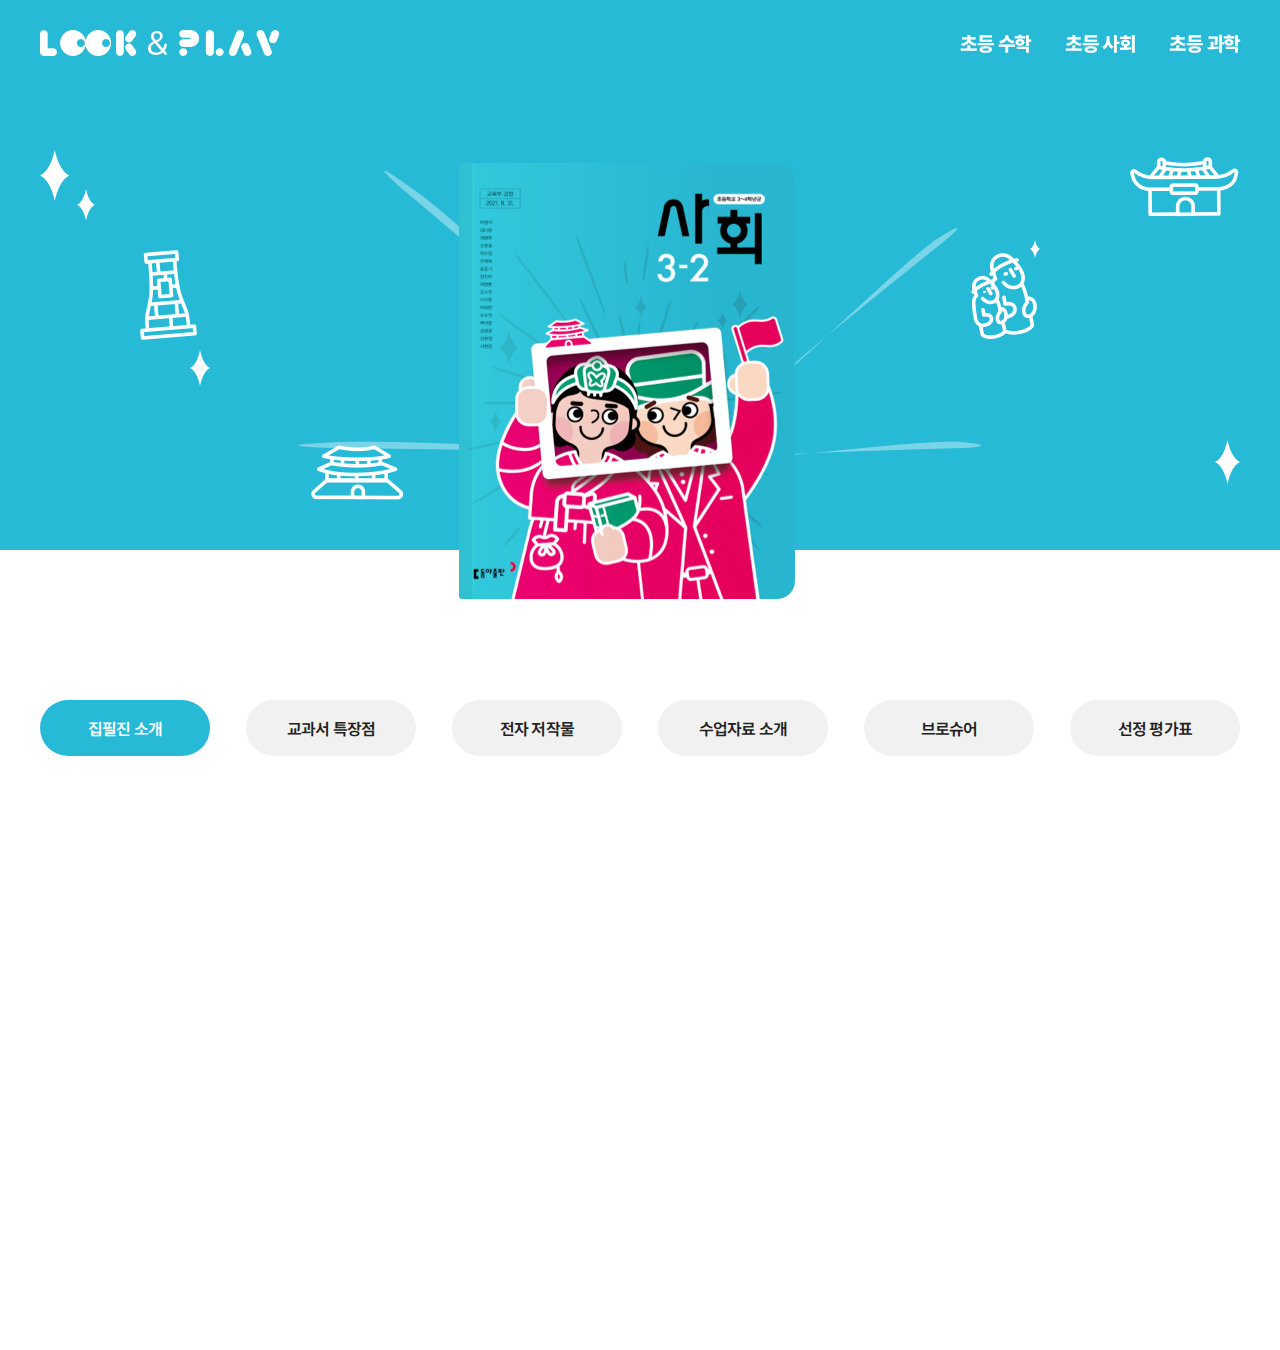
<file: 2-1-math/룩앤플레이.html>
<!DOCTYPE html>
<html lang="ko">
<head>
    <meta charset="UTF-8">
    <meta http-equiv="X-UA-Compatible" content="IE=edge">
    <meta name="viewport" content="width=device-width, initial-scale=1.0">
    <title>새로운 동아출판 초등교과서</title>
    <link rel="stylesheet" href="reset.css">
    <style>
        header {
            z-index:999; 
            position:fixed; left:50%; top:0; width:1200px; margin-left:-600px;
            display:flex; justify-content:space-between; align-items:center;
            padding:30px 0;
        }
        header nav a {
            letter-spacing:-1.3px; color:#fff; font-size:1.2rem;
            text-decoration:none; margin-left:30px; font-weight:800;
        }
        /* 메인 */
        main {height:150vh; }
        main #visual {background:#26bad7; min-width:1200px; margin:0 auto; height:550px; position:relative;}
        main #visual #deco {position:relative; width:1200px; margin:0 auto;}
        main #visual #deco .obj {
            position:absolute;}

        main #visual #deco .obj1 { animation: rotate 10s linear alternate infinite;
            top:170px; left:50%; margin-left:-342px;
        }
        main #visual #deco .obj2 { animation: big 0.8s linear alternate infinite;
            left:0; top:150px;
        }
        main #visual #deco .obj3 { animation: rotate 2s linear alternate infinite;
            left:100px; top:250px;
        }
        main #visual #deco .obj4 { animation: big 0.8s linear alternate infinite;
            left:150px; top:350px;
        }
        main #visual #deco .obj5 {animation: rotate 2s linear alternate infinite;
            right:0; top:150px;
        }
        main #visual #deco .obj6 {animation: rotate 2s linear alternate infinite;
            right:200px; top:250px;
        }
        main #visual #deco .obj7 { animation: big 0.8s linear alternate infinite;
            right:200px; top:240px;
        }
        main #visual #deco .obj8 {animation: rotate 2s linear alternate infinite;
            left:270px; top:440px;
        }
        main #visual #deco .obj9 { animation: big 0.8s linear alternate infinite;
            right:0; top:440px;
        }

        main #book_center {
            position:absolute; 
            left:50%; bottom:-50px; margin-left:-181px;
            display:flex;
        }
        /* 카테고리 */
        main .category {
            display:flex; justify-content:space-between;
            width:1200px; margin:150px auto 0;
        }
        main .category a {
            text-decoration:none; width:170px;
            border-radius:50px; padding:20px 0; letter-spacing:-0.9px; font-weight:600;
            text-align:center; background:#f1f1f1; color:#222;
        }
        main .category a.active {background:#26bad7; color:#fff;}

        /* 애니메이션 */
@keyframes big {
    0%{transform: scale(1);}
    100%{transform: scale(1.2);}
}
@keyframes rotate {
    0% {transform: rotate(0);}
    100% {transform: rotate(20deg);}
}
    </style>
</head>
<body>
    <header>
        <h1><a href="#"><img src="images3/logo-top-sub.png" alt="LOOK & PLAY"></a></h1>
        <nav>
            <a href="#">초등 수학</a>
            <a href="#">초등 사회</a>
            <a href="#">초등 과학</a>
        </nav>
    </header>
    <main>
        <div id="visual">
            <div id="deco">
                <span class="obj obj1"><img src="images3/sub-top-obj1.png" alt=""></span>
                <span class="obj obj2"><img src="images3/sub3-top-obj1.png" alt=""></span>
                <span class="obj obj3"><img src="images3/sub3-top-obj2.png" alt=""></span>
                <span class="obj obj4"><img src="images3/sub3-top-obj3.png" alt=""></span>
                <span class="obj obj5"><img src="images3/sub3-top-obj4.png" alt=""></span>
                <span class="obj obj6"><img src="images3/sub3-top-obj5.png" alt=""></span>
                <span class="obj obj7"><img src="images3/sub3-top-obj6.png" alt=""></span>
                <span class="obj obj8"><img src="images3/sub3-top-obj7.png" alt=""></span>
                <span class="obj obj9"><img src="images3/sub3-top-obj8.png" alt=""></span>
            </div>
            <div id="book_center">
                <!-- <span><img src="images3/society-1-3-2-left.png" alt=""></span> -->
                <span><img src="images3/society-1-3-2.png" alt=""></span>
            </div>
        </div>
        <div class="category">
            <a href="#" class="active">집필진 소개</a>
            <a href="#">교과서 특장점</a>
            <a href="#">전자 저작물</a>
            <a href="#">수업자료 소개</a>
            <a href="#">브로슈어</a>
            <a href="#">선정 평가표</a>
        </div>
    </main>
</body>
</html>
</file>
